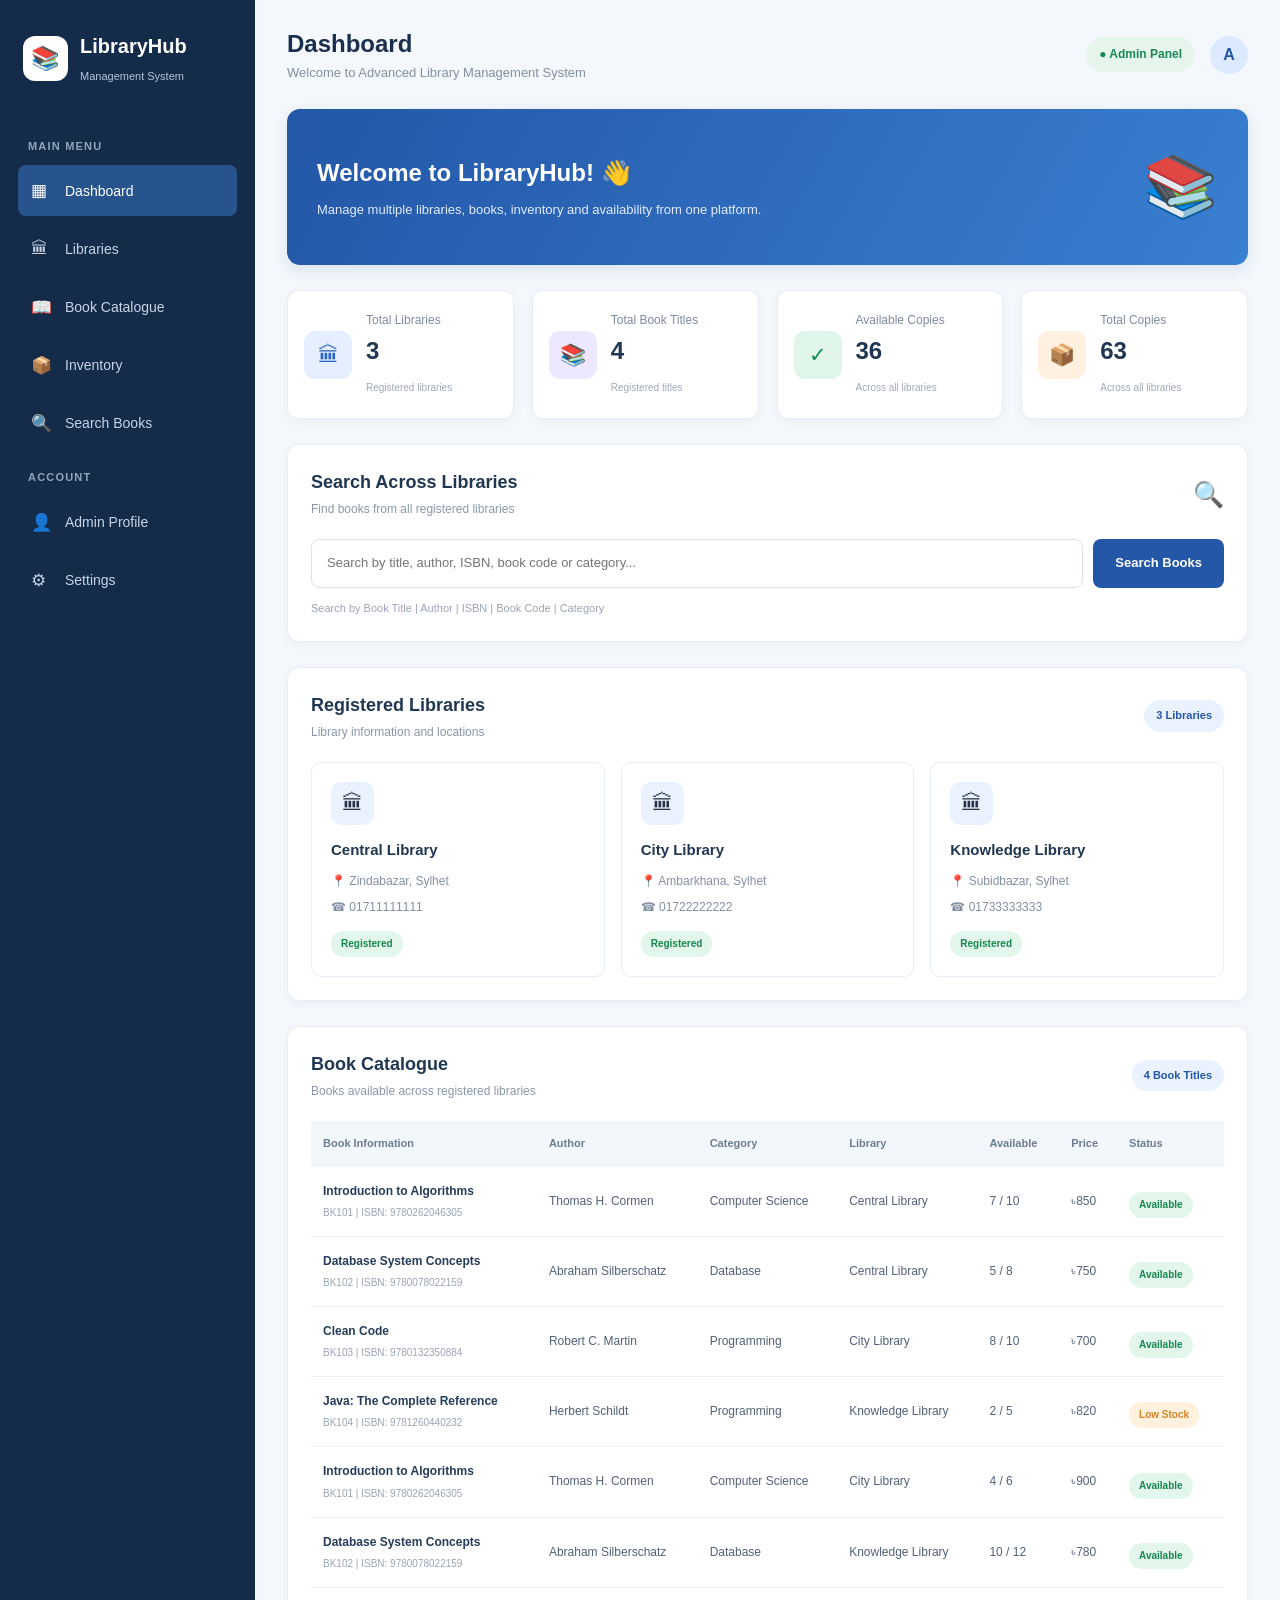
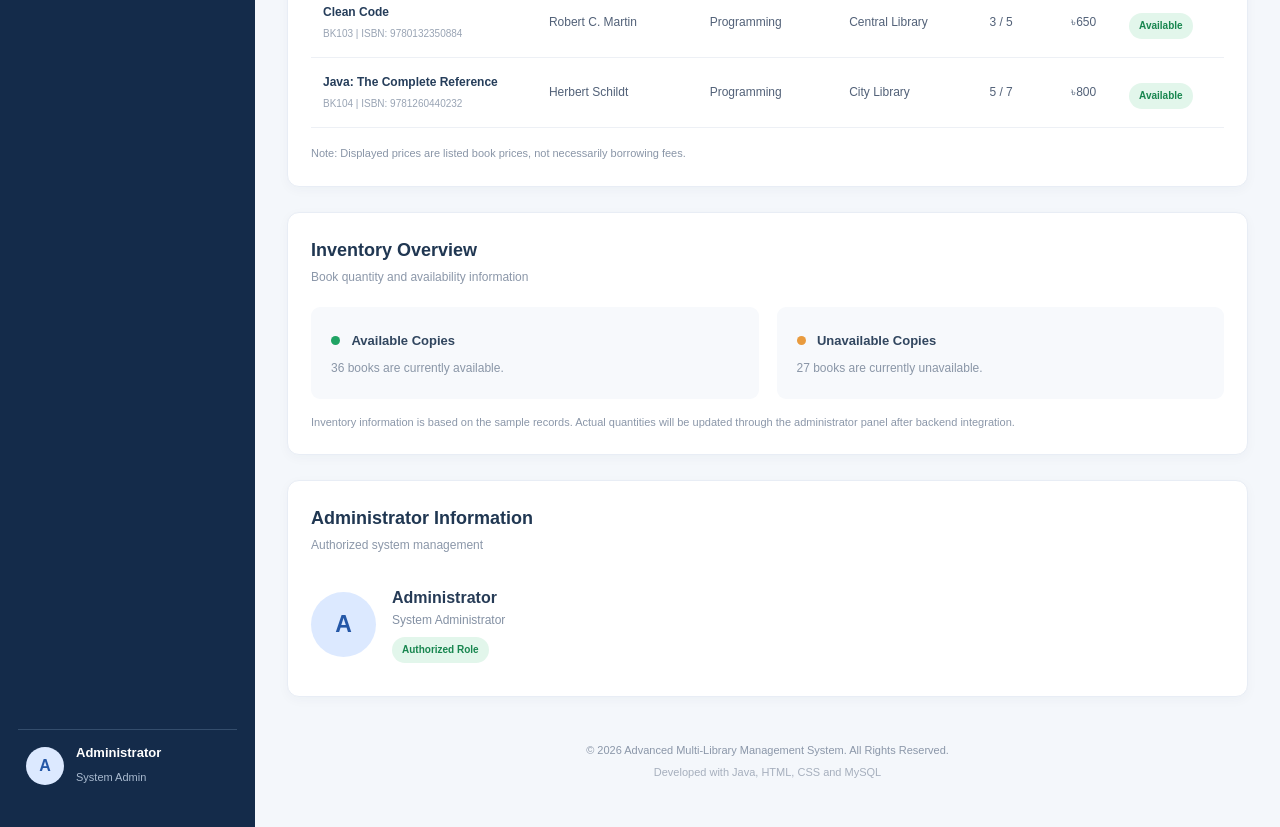
<file: frontend/index.html>
<!DOCTYPE html>
<html lang="en">
<head>
    <meta charset="UTF-8">
    <meta name="viewport" content="width=device-width, initial-scale=1.0">
    <meta name="description" content="Advanced Multi-Library Management System">
    <title>Advanced Library Management System</title>
    <link rel="stylesheet" href="style.css">
</head>
<body>

    <div class="dashboard">

        <!-- Sidebar -->
        <aside class="sidebar">
            <div class="logo">
                <div class="logo-icon">📚</div>
                <div>
                    <h2>LibraryHub</h2>
                    <span>Management System</span>
                </div>
            </div>

            <div class="menu-title">MAIN MENU</div>

            <nav class="navigation">
                <a href="#dashboard" class="nav-link active">
                    <span>▦</span> Dashboard
                </a>

                <a href="#libraries" class="nav-link">
                    <span>🏛</span> Libraries
                </a>

                <a href="#books" class="nav-link">
                    <span>📖</span> Book Catalogue
                </a>

                <a href="#inventory" class="nav-link">
                    <span>📦</span> Inventory
                </a>

                <a href="#search" class="nav-link">
                    <span>🔍</span> Search Books
                </a>
            </nav>

            <div class="menu-title">ACCOUNT</div>

            <nav class="navigation">
                <a href="#admin" class="nav-link">
                    <span>👤</span> Admin Profile
                </a>

                <a href="#footer" class="nav-link">
                    <span>⚙</span> Settings
                </a>
            </nav>

            <div class="sidebar-bottom">
                <div class="admin-mini">
                    <div class="avatar">A</div>
                    <div>
                        <h4>Administrator</h4>
                        <span>System Admin</span>
                    </div>
                </div>
            </div>
        </aside>

        <!-- Main Content -->
        <main class="main-content">

            <!-- Header -->
            <header class="topbar">
                <div>
                    <h2>Dashboard</h2>
                    <p>Welcome to Advanced Library Management System</p>
                </div>

                <div class="topbar-right">
                    <span class="admin-status">● Admin Panel</span>
                    <div class="avatar">A</div>
                </div>
            </header>

            <!-- Dashboard -->
            <section id="dashboard" class="content-section">

                <div class="welcome-banner">
                    <div>
                        <h1>Welcome to LibraryHub! 👋</h1>
                        <p>
                            Manage multiple libraries, books, inventory
                            and availability from one platform.
                        </p>
                    </div>
                    <div class="banner-icon">📚</div>
                </div>

                <!-- Statistics -->
                <div class="stats-grid">

                    <div class="stat-card">
                        <div class="stat-icon blue">🏛</div>
                        <div>
                            <p>Total Libraries</p>
                            <h2 id="totalLibraries">3</h2>
                            <span>Registered libraries</span>
                        </div>
                    </div>

                    <div class="stat-card">
                        <div class="stat-icon purple">📚</div>
                        <div>
                            <p>Total Book Titles</p>
                            <h2 id="totalBooks">4</h2>
                            <span>Registered titles</span>
                        </div>
                    </div>

                    <div class="stat-card">
                        <div class="stat-icon green">✓</div>
                        <div>
                            <p>Available Copies</p>
                            <h2 id="availableCopies">36</h2>
                            <span>Across all libraries</span>
                        </div>
                    </div>

                    <div class="stat-card">
                        <div class="stat-icon orange">📦</div>
                        <div>
                            <p>Total Copies</p>
                            <h2 id="totalCopies">63</h2>
                            <span>Across all libraries</span>
                        </div>
                    </div>

                </div>

            </section>

            <!-- Search Section -->
            <section id="search" class="section-card">

                <div class="section-heading">
                    <div>
                        <h2>Search Across Libraries</h2>
                        <p>Find books from all registered libraries</p>
                    </div>
                    <span class="section-icon">🔍</span>
                </div>

                <div class="search-box">
                    <input
                        type="text"
                        id="searchInput"
                        placeholder="Search by title, author, ISBN, book code or category..."
                        aria-label="Search books"
                    >

                    <button type="button" id="searchButton">
                        Search Books
                    </button>
                </div>

                <div class="search-hint">
                    Search by Book Title | Author | ISBN | Book Code | Category
                </div>

            </section>

            <!-- Library Section -->
            <section id="libraries" class="section-card">

                <div class="section-heading">
                    <div>
                        <h2>Registered Libraries</h2>
                        <p>Library information and locations</p>
                    </div>
                    <span class="count-badge">3 Libraries</span>
                </div>

                <div class="library-grid">

                    <div class="library-card">
                        <div class="library-symbol">🏛</div>
                        <h3>Central Library</h3>
                        <p>📍 Zindabazar, Sylhet</p>
                        <p>☎ 01711111111</p>
                        <span class="status available">Registered</span>
                    </div>

                    <div class="library-card">
                        <div class="library-symbol">🏛</div>
                        <h3>City Library</h3>
                        <p>📍 Ambarkhana, Sylhet</p>
                        <p>☎ 01722222222</p>
                        <span class="status available">Registered</span>
                    </div>

                    <div class="library-card">
                        <div class="library-symbol">🏛</div>
                        <h3>Knowledge Library</h3>
                        <p>📍 Subidbazar, Sylhet</p>
                        <p>☎ 01733333333</p>
                        <span class="status available">Registered</span>
                    </div>

                </div>

            </section>

            <!-- Book Catalogue -->
            <section id="books" class="section-card">

                <div class="section-heading">
                    <div>
                        <h2>Book Catalogue</h2>
                        <p>Books available across registered libraries</p>
                    </div>
                    <span class="count-badge">4 Book Titles</span>
                </div>

                <div class="table-container">
                    <table id="bookTable">

                        <thead>
                            <tr>
                                <th>Book Information</th>
                                <th>Author</th>
                                <th>Category</th>
                                <th>Library</th>
                                <th>Available</th>
                                <th>Price</th>
                                <th>Status</th>
                            </tr>
                        </thead>

                        <tbody>

                            <tr>
                                <td>
                                    <strong>Introduction to Algorithms</strong>
                                    <small>BK101 | ISBN: 9780262046305</small>
                                </td>
                                <td>Thomas H. Cormen</td>
                                <td>Computer Science</td>
                                <td>Central Library</td>
                                <td>7 / 10</td>
                                <td>৳850</td>
                                <td><span class="status available">Available</span></td>
                            </tr>

                            <tr>
                                <td>
                                    <strong>Database System Concepts</strong>
                                    <small>BK102 | ISBN: 9780078022159</small>
                                </td>
                                <td>Abraham Silberschatz</td>
                                <td>Database</td>
                                <td>Central Library</td>
                                <td>5 / 8</td>
                                <td>৳750</td>
                                <td><span class="status available">Available</span></td>
                            </tr>

                            <tr>
                                <td>
                                    <strong>Clean Code</strong>
                                    <small>BK103 | ISBN: 9780132350884</small>
                                </td>
                                <td>Robert C. Martin</td>
                                <td>Programming</td>
                                <td>City Library</td>
                                <td>8 / 10</td>
                                <td>৳700</td>
                                <td><span class="status available">Available</span></td>
                            </tr>

                            <tr>
                                <td>
                                    <strong>Java: The Complete Reference</strong>
                                    <small>BK104 | ISBN: 9781260440232</small>
                                </td>
                                <td>Herbert Schildt</td>
                                <td>Programming</td>
                                <td>Knowledge Library</td>
                                <td>2 / 5</td>
                                <td>৳820</td>
                                <td><span class="status low">Low Stock</span></td>
                            </tr>

                            <tr>
                                <td>
                                    <strong>Introduction to Algorithms</strong>
                                    <small>BK101 | ISBN: 9780262046305</small>
                                </td>
                                <td>Thomas H. Cormen</td>
                                <td>Computer Science</td>
                                <td>City Library</td>
                                <td>4 / 6</td>
                                <td>৳900</td>
                                <td><span class="status available">Available</span></td>
                            </tr>

                            <tr>
                                <td>
                                    <strong>Database System Concepts</strong>
                                    <small>BK102 | ISBN: 9780078022159</small>
                                </td>
                                <td>Abraham Silberschatz</td>
                                <td>Database</td>
                                <td>Knowledge Library</td>
                                <td>10 / 12</td>
                                <td>৳780</td>
                                <td><span class="status available">Available</span></td>
                            </tr>

                            <tr>
                                <td>
                                    <strong>Clean Code</strong>
                                    <small>BK103 | ISBN: 9780132350884</small>
                                </td>
                                <td>Robert C. Martin</td>
                                <td>Programming</td>
                                <td>Central Library</td>
                                <td>3 / 5</td>
                                <td>৳650</td>
                                <td><span class="status available">Available</span></td>
                            </tr>

                            <tr>
                                <td>
                                    <strong>Java: The Complete Reference</strong>
                                    <small>BK104 | ISBN: 9781260440232</small>
                                </td>
                                <td>Herbert Schildt</td>
                                <td>Programming</td>
                                <td>City Library</td>
                                <td>5 / 7</td>
                                <td>৳800</td>
                                <td><span class="status available">Available</span></td>
                            </tr>

                        </tbody>

                    </table>
                </div>

                <p id="noResults" class="no-results" hidden>
                    No matching books found.
                </p>

                <p class="price-note">
                    Note: Displayed prices are listed book prices,
                    not necessarily borrowing fees.
                </p>

            </section>

            <!-- Inventory Section -->
            <section id="inventory" class="section-card">

                <div class="section-heading">
                    <div>
                        <h2>Inventory Overview</h2>
                        <p>Book quantity and availability information</p>
                    </div>
                </div>

                <div class="inventory-info">
                    <div>
                        <span class="inventory-dot green-dot"></span>
                        <strong>Available Copies</strong>
                        <p>36 books are currently available.</p>
                    </div>

                    <div>
                        <span class="inventory-dot orange-dot"></span>
                        <strong>Unavailable Copies</strong>
                        <p>27 books are currently unavailable.</p>
                    </div>
                </div>

                <p class="inventory-note">
                    Inventory information is based on the sample
                    records. Actual quantities will be updated
                    through the administrator panel after backend
                    integration.
                </p>

            </section>

            <!-- Admin Profile -->
            <section id="admin" class="section-card">

                <div class="section-heading">
                    <div>
                        <h2>Administrator Information</h2>
                        <p>Authorized system management</p>
                    </div>
                </div>

                <div class="admin-profile">
                    <div class="avatar large-avatar">A</div>
                    <div>
                        <h3>Administrator</h3>
                        <p>System Administrator</p>
                        <span class="status available">Authorized Role</span>
                    </div>
                </div>

            </section>

            <!-- Footer -->
            <footer id="footer" class="footer">
                <p>
                    © 2026 Advanced Multi-Library Management System.
                    All Rights Reserved.
                </p>
                <span>Developed with Java, HTML, CSS and MySQL</span>
            </footer>

        </main>

    </div>

    <!-- Search Functionality -->
    <script>
        const searchInput = document.getElementById("searchInput");
        const searchButton = document.getElementById("searchButton");
        const bookTable = document.getElementById("bookTable");
        const noResults = document.getElementById("noResults");

        function searchBooks() {
            const keyword = searchInput.value.trim().toLowerCase();
            const rows = bookTable.querySelectorAll("tbody tr");

            let visibleCount = 0;

            rows.forEach(function(row) {
                const bookInformation = row.cells[0].innerText;
                const author = row.cells[1].innerText;
                const category = row.cells[2].innerText;
                const library = row.cells[3].innerText;

                const searchableText = (
                    bookInformation + " " +
                    author + " " +
                    category + " " +
                    library
                ).toLowerCase();

                const matches = searchableText.includes(keyword);

                row.style.display = matches ? "" : "none";

                if (matches) {
                    visibleCount++;
                }
            });

            noResults.hidden = visibleCount !== 0;
        }

        searchButton.addEventListener("click", searchBooks);

        searchInput.addEventListener("input", searchBooks);

        searchInput.addEventListener("keydown", function(event) {
            if (event.key === "Enter") {
                searchBooks();
            }
        });
    </script>

</body>
</html>
</file>
<file: frontend/style.css>
/* ==============================
   GENERAL SETTINGS
================================= */

* {
    margin: 0;
    padding: 0;
    box-sizing: border-box;
}

html {
    scroll-behavior: smooth;
}

body {
    font-family: Arial, Helvetica, sans-serif;
    background: #f4f7fb;
    color: #263247;
    line-height: 1.6;
}

a {
    text-decoration: none;
    color: inherit;
}

button,
input {
    font: inherit;
}

/* ==============================
   DASHBOARD LAYOUT
================================= */

.dashboard {
    display: flex;
    min-height: 100vh;
}

/* ==============================
   SIDEBAR
================================= */

.sidebar {
    width: 255px;
    background: #142b4a;
    color: #ffffff;
    padding: 25px 18px;
    display: flex;
    flex-direction: column;
    flex-shrink: 0;
}

.logo {
    display: flex;
    align-items: center;
    gap: 12px;
    padding: 5px 5px 30px;
}

.logo-icon {
    width: 45px;
    height: 45px;
    background: #ffffff;
    color: #2457a7;
    border-radius: 12px;
    display: flex;
    align-items: center;
    justify-content: center;
    font-size: 23px;
}

.logo h2 {
    font-size: 20px;
    font-weight: 700;
}

.logo span {
    color: #b5c5dc;
    font-size: 11px;
}

.menu-title {
    color: #91a5c0;
    font-size: 11px;
    font-weight: 700;
    letter-spacing: 1.2px;
    padding: 20px 10px 10px;
}

.navigation {
    display: flex;
    flex-direction: column;
    gap: 7px;
}

.nav-link {
    display: flex;
    align-items: center;
    gap: 12px;
    padding: 12px 13px;
    color: #c8d4e5;
    border-radius: 8px;
    font-size: 14px;
    transition: 0.3s;
}

.nav-link span {
    width: 22px;
    font-size: 17px;
}

.nav-link:hover,
.nav-link.active {
    background: #28548d;
    color: #ffffff;
}

.sidebar-bottom {
    margin-top: auto;
    padding-top: 30px;
}

.admin-mini {
    display: flex;
    align-items: center;
    gap: 12px;
    padding: 13px 8px;
    border-top: 1px solid #344d6c;
}

.admin-mini h4 {
    font-size: 13px;
}

.admin-mini span {
    font-size: 11px;
    color: #aabbd0;
}

.avatar {
    width: 38px;
    height: 38px;
    background: #dce9ff;
    color: #2457a7;
    border-radius: 50%;
    display: flex;
    align-items: center;
    justify-content: center;
    font-weight: bold;
    flex-shrink: 0;
}

/* ==============================
   MAIN CONTENT
================================= */

.main-content {
    flex: 1;
    min-width: 0;
    padding: 25px 32px;
}

.topbar {
    display: flex;
    align-items: center;
    justify-content: space-between;
    gap: 15px;
    margin-bottom: 25px;
}

.topbar h2 {
    font-size: 24px;
    color: #192f4c;
}

.topbar p {
    color: #8390a3;
    font-size: 13px;
}

.topbar-right {
    display: flex;
    align-items: center;
    gap: 15px;
}

.admin-status {
    color: #198754;
    background: #e6f6ed;
    padding: 8px 13px;
    border-radius: 20px;
    font-size: 12px;
    font-weight: bold;
}

/* ==============================
   WELCOME BANNER
================================= */

.welcome-banner {
    background: linear-gradient(120deg, #2457a7, #397fd2);
    border-radius: 13px;
    padding: 30px;
    color: #ffffff;
    display: flex;
    justify-content: space-between;
    align-items: center;
    gap: 20px;
    margin-bottom: 25px;
    box-shadow: 0 5px 15px rgba(36, 87, 167, 0.12);
}

.welcome-banner h1 {
    font-size: 24px;
    margin-bottom: 8px;
}

.welcome-banner p {
    font-size: 13px;
    color: #e2ecff;
}

.banner-icon {
    font-size: 60px;
    opacity: 0.9;
}

/* ==============================
   STATISTICS CARDS
================================= */

.stats-grid {
    display: grid;
    grid-template-columns: repeat(4, 1fr);
    gap: 18px;
    margin-bottom: 25px;
}

.stat-card {
    background: #ffffff;
    padding: 20px 16px;
    border-radius: 11px;
    display: flex;
    align-items: center;
    gap: 14px;
    border: 1px solid #e8edf5;
    box-shadow: 0 3px 12px rgba(30, 50, 80, 0.04);
}

.stat-icon {
    width: 48px;
    height: 48px;
    border-radius: 11px;
    display: flex;
    align-items: center;
    justify-content: center;
    font-size: 21px;
    flex-shrink: 0;
}

.blue {
    background: #e5efff;
    color: #2863bb;
}

.purple {
    background: #eee8ff;
    color: #7554c8;
}

.green {
    background: #e1f6eb;
    color: #168c55;
}

.orange {
    background: #fff0df;
    color: #e58a2d;
}

.stat-card p {
    color: #7e8ba0;
    font-size: 12px;
}

.stat-card h2 {
    font-size: 24px;
    color: #203752;
    margin: 2px 0;
}

.stat-card span {
    color: #a0a9b7;
    font-size: 10px;
}

/* ==============================
   SECTION CARDS
================================= */

.section-card {
    background: #ffffff;
    padding: 23px;
    border-radius: 12px;
    margin-bottom: 25px;
    border: 1px solid #e8edf5;
    box-shadow: 0 3px 12px rgba(30, 50, 80, 0.035);
    scroll-margin-top: 20px;
}

.content-section {
    scroll-margin-top: 20px;
}

.section-heading {
    display: flex;
    justify-content: space-between;
    align-items: center;
    gap: 15px;
    margin-bottom: 20px;
}

.section-heading h2 {
    font-size: 18px;
    color: #203752;
}

.section-heading p {
    color: #8b97a9;
    font-size: 12px;
    margin-top: 3px;
}

.section-icon {
    font-size: 25px;
}

.count-badge {
    background: #eaf1ff;
    color: #2457a7;
    font-size: 11px;
    font-weight: bold;
    padding: 7px 12px;
    border-radius: 20px;
    white-space: nowrap;
}

/* ==============================
   SEARCH BOX
================================= */

.search-box {
    display: flex;
    gap: 10px;
}

.search-box input {
    flex: 1;
    min-width: 0;
    padding: 13px 15px;
    border: 1px solid #dce3ed;
    border-radius: 8px;
    outline: none;
    font-size: 13px;
    color: #263247;
    background: #ffffff;
    transition: 0.3s;
}

.search-box input:focus {
    border-color: #397fd2;
    box-shadow: 0 0 0 3px rgba(57, 127, 210, 0.10);
}

.search-box button {
    padding: 12px 22px;
    border: none;
    border-radius: 8px;
    background: #2457a7;
    color: #ffffff;
    font-size: 13px;
    font-weight: bold;
    cursor: pointer;
    transition: 0.3s;
}

.search-box button:hover {
    background: #173f7c;
}

.search-hint {
    color: #9aa5b5;
    font-size: 11px;
    margin-top: 12px;
}

/* ==============================
   LIBRARY CARDS
================================= */

.library-grid {
    display: grid;
    grid-template-columns: repeat(3, 1fr);
    gap: 16px;
}

.library-card {
    border: 1px solid #e7edf5;
    border-radius: 10px;
    padding: 19px;
    transition: 0.3s;
}

.library-card:hover {
    transform: translateY(-3px);
    box-shadow: 0 5px 15px rgba(30, 50, 80, 0.08);
    border-color: #b9d1f5;
}

.library-symbol {
    width: 43px;
    height: 43px;
    background: #eaf1ff;
    border-radius: 10px;
    display: flex;
    align-items: center;
    justify-content: center;
    font-size: 21px;
    margin-bottom: 13px;
}

.library-card h3 {
    font-size: 15px;
    margin-bottom: 10px;
    color: #203752;
}

.library-card p {
    color: #8290a3;
    font-size: 12px;
    margin-bottom: 7px;
}

/* ==============================
   STATUS LABELS
================================= */

.status {
    display: inline-block;
    font-size: 10px;
    font-weight: bold;
    padding: 5px 10px;
    border-radius: 20px;
    margin-top: 7px;
    white-space: nowrap;
}

.status.available {
    background: #e2f6eb;
    color: #18864f;
}

.status.low {
    background: #fff1dd;
    color: #d38324;
}

/* ==============================
   BOOK TABLE
================================= */

.table-container {
    width: 100%;
    overflow-x: auto;
}

table {
    width: 100%;
    border-collapse: collapse;
    min-width: 850px;
    text-align: left;
}

thead {
    background: #f3f6fb;
}

th {
    color: #6d7c91;
    font-size: 11px;
    font-weight: bold;
    padding: 14px 12px;
    white-space: nowrap;
}

td {
    padding: 15px 12px;
    border-bottom: 1px solid #edf0f5;
    color: #526178;
    font-size: 12px;
    white-space: nowrap;
}

td strong {
    display: block;
    color: #253d5a;
    font-size: 12px;
}

td small {
    display: block;
    color: #99a4b4;
    font-size: 10px;
    margin-top: 4px;
}

tbody tr {
    transition: 0.2s;
}

tbody tr:hover {
    background: #f8faff;
}

.no-results {
    text-align: center;
    color: #d9534f;
    padding: 25px;
    font-size: 13px;
}

.price-note {
    color: #8995a7;
    font-size: 11px;
    margin-top: 17px;
}

/* ==============================
   INVENTORY OVERVIEW
================================= */

.inventory-info {
    display: grid;
    grid-template-columns: repeat(2, 1fr);
    gap: 18px;
}

.inventory-info > div {
    padding: 20px;
    background: #f7f9fc;
    border-radius: 9px;
}

.inventory-info strong {
    color: #31465f;
    font-size: 13px;
}

.inventory-info p {
    color: #8a96a7;
    font-size: 12px;
    margin-top: 7px;
}

.inventory-dot {
    display: inline-block;
    width: 9px;
    height: 9px;
    border-radius: 50%;
    margin-right: 7px;
}

.green-dot {
    background: #20a464;
}

.orange-dot {
    background: #e99b3e;
}

.inventory-note {
    font-size: 11px;
    color: #8b97a9;
    margin-top: 15px;
}

/* ==============================
   ADMIN PROFILE
================================= */

.admin-profile {
    display: flex;
    align-items: center;
    gap: 16px;
    padding: 10px 0;
}

.large-avatar {
    width: 65px;
    height: 65px;
    font-size: 23px;
}

.admin-profile h3 {
    font-size: 16px;
    color: #263b56;
}

.admin-profile p {
    color: #8491a4;
    font-size: 12px;
}

/* ==============================
   FOOTER
================================= */

.footer {
    padding: 20px 5px;
    text-align: center;
    color: #8b97a9;
    font-size: 11px;
}

.footer span {
    display: block;
    margin-top: 5px;
    color: #a6afbd;
}

/* ==============================
   RESPONSIVE DESIGN
================================= */

@media (max-width: 1100px) {

    .stats-grid {
        grid-template-columns: repeat(2, 1fr);
    }

    .library-grid {
        grid-template-columns: repeat(2, 1fr);
    }

    .main-content {
        padding: 22px;
    }
}

@media (max-width: 768px) {

    .dashboard {
        flex-direction: column;
    }

    .sidebar {
        width: 100%;
        padding: 15px;
    }

    .logo {
        padding-bottom: 15px;
    }

    .menu-title {
        padding-top: 12px;
    }

    .navigation {
        display: grid;
        grid-template-columns: repeat(2, 1fr);
    }

    .sidebar-bottom {
        padding-top: 10px;
    }

    .main-content {
        padding: 18px;
    }

    .topbar h2 {
        font-size: 20px;
    }

    .welcome-banner {
        padding: 22px;
    }

    .welcome-banner h1 {
        font-size: 20px;
    }

    .banner-icon {
        font-size: 42px;
    }

    .library-grid {
        grid-template-columns: 1fr;
    }

    .section-card {
        padding: 17px;
    }
}

@media (max-width: 480px) {

    .main-content {
        padding: 13px;
    }

    .topbar {
        align-items: flex-start;
    }

    .topbar-right {
        gap: 7px;
    }

    .admin-status {
        font-size: 10px;
        padding: 6px 8px;
    }

    .topbar-right .avatar {
        width: 32px;
        height: 32px;
    }

    .stats-grid {
        grid-template-columns: 1fr;
        gap: 12px;
    }

    .welcome-banner {
        padding: 18px;
    }

    .welcome-banner h1 {
        font-size: 17px;
    }

    .welcome-banner p {
        font-size: 11px;
    }

    .banner-icon {
        font-size: 32px;
    }

    .search-box {
        flex-direction: column;
    }

    .search-box button {
        width: 100%;
    }

    .inventory-info {
        grid-template-columns: 1fr;
    }

    .section-heading h2 {
        font-size: 16px;
    }

    .count-badge {
        font-size: 9px;
        padding: 6px 8px;
    }

    .navigation {
        grid-template-columns: 1fr;
    }
}
</file>
